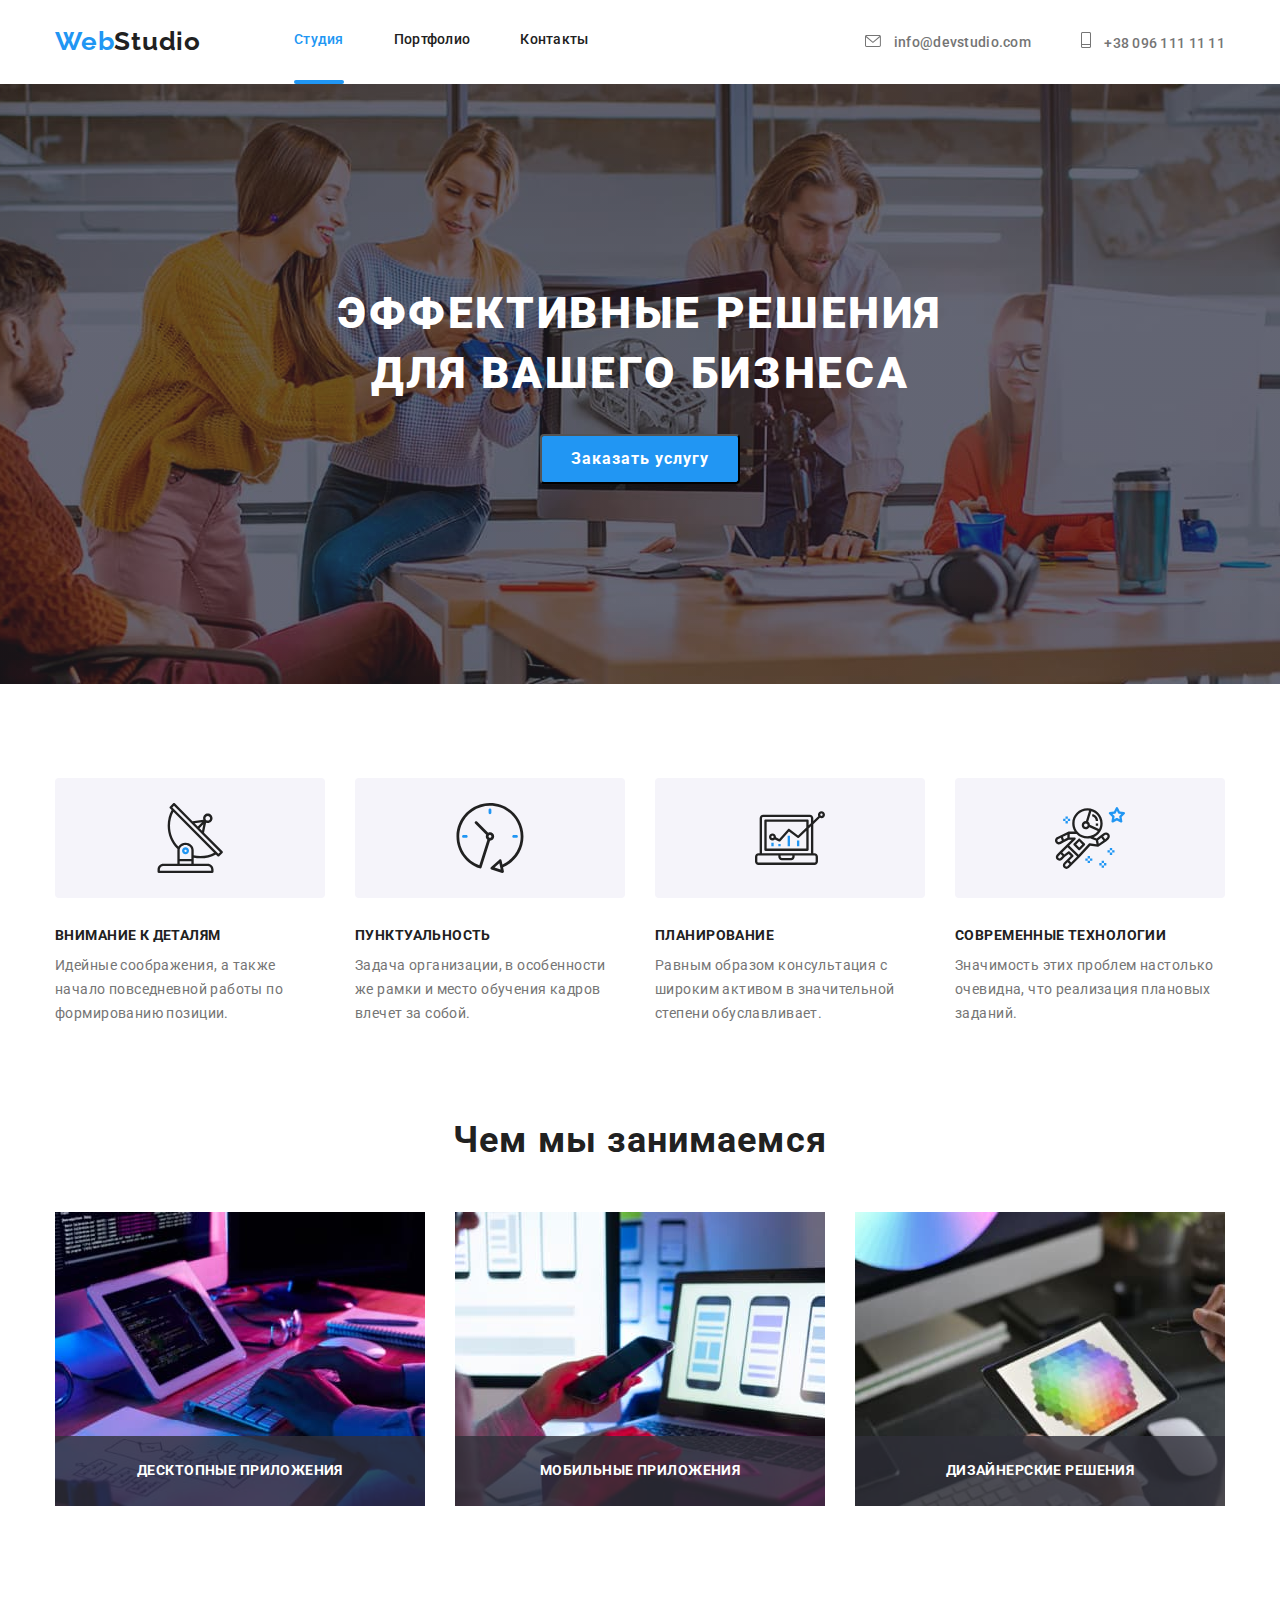
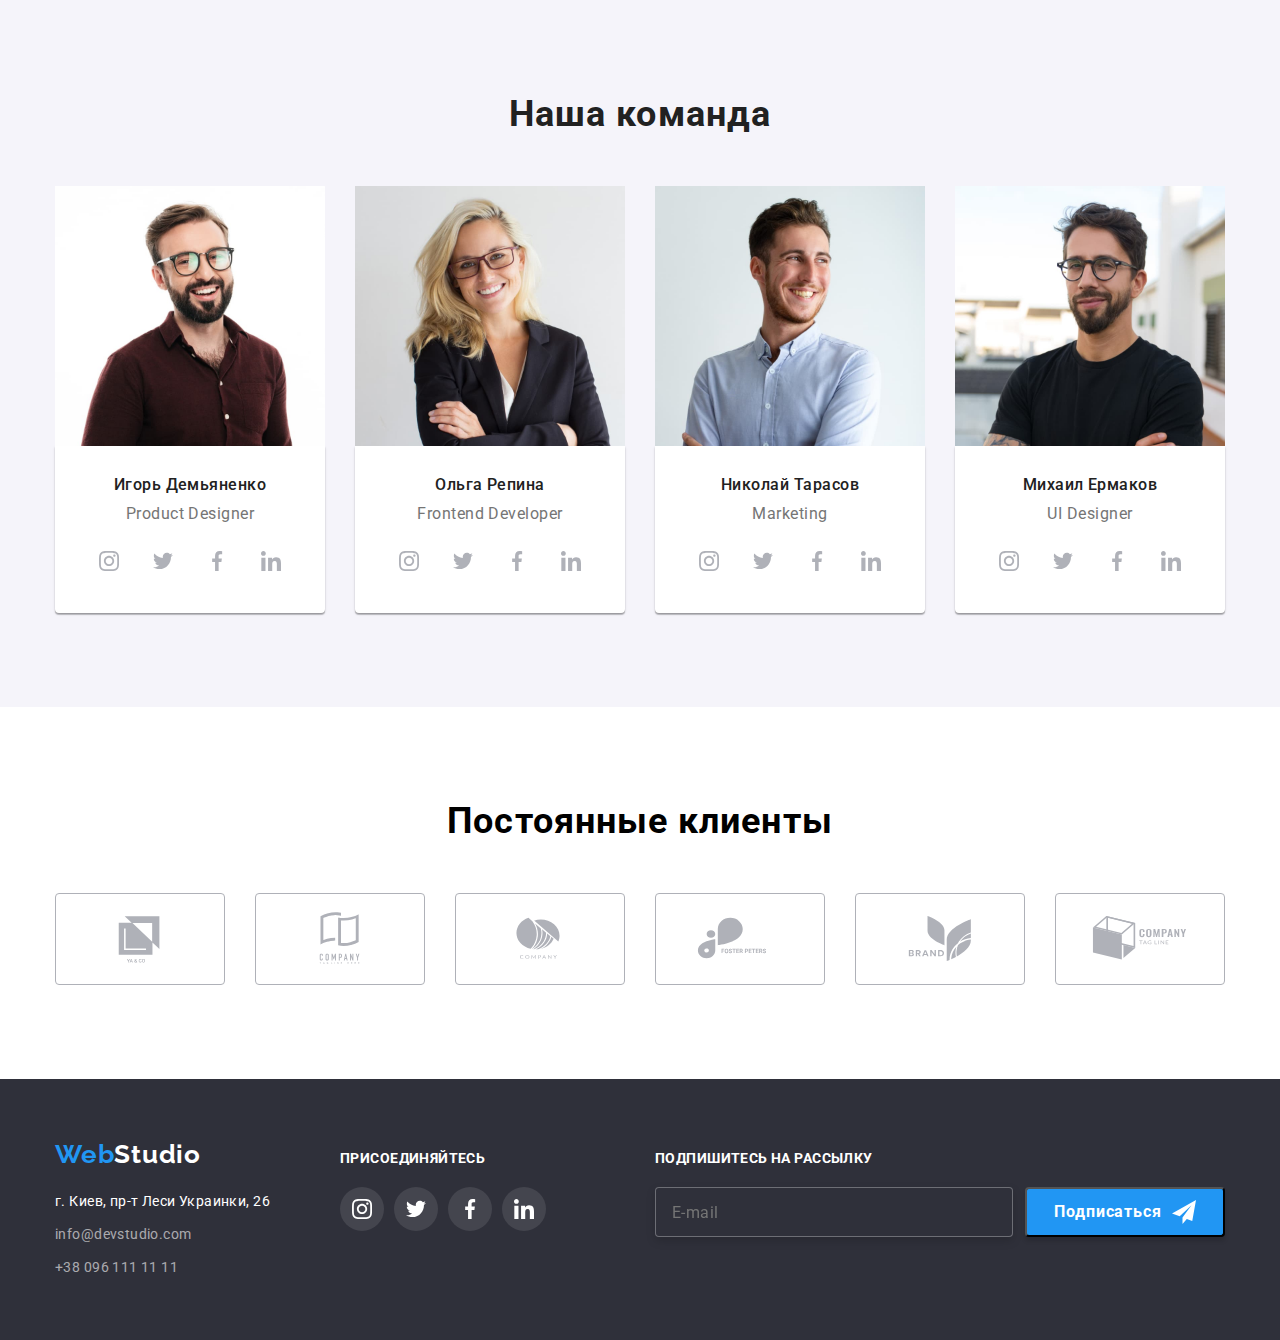
<file: index.html>
<!DOCTYPE html>
<html lang="ru">

<head>
    <meta charset="UTF-8">
    <meta http-equiv="X-UA-Compatible" content="IE=edge">
    <meta name="viewport" content="width=device-width, initial-scale=1.0">
    <title>Студия</title>
    <link rel="preconnect" href="https://fonts.googleapis.com">
    <link rel="preconnect" href="https://fonts.gstatic.com" crossorigin>
    <link href="https://fonts.googleapis.com/css2?family=Raleway:wght@700&family=Roboto:wght@400;500;700;900&display=swap"
        rel="stylesheet">
    <link rel="stylesheet" href="./css/modern-normalize.css">
    <link rel="stylesheet" href="./css/styles.css" />
  </head>

<body>
    <header class="header">
        <div class="container header-container">
        <a class ="link link-logo" href=""><span class="logo-title">Web</span><span class="logo-item">Studio</span> </a>
        <nav>
            <ul class="header-nav">
                <li class="list list-header"><a class ="link header-links" href="">Студия</a></li>
                <li class="list list-header"><a class ="link header-link" href="./portfolio.html">Портфолио</a></li>
                <li class="list list-header"><a class ="link header-link" href="">Контакты</a> </li>
            </ul>
        </nav>        
        <ul class="header-tel">            
            <li class="list list-header-mail ">                
                <a class ="link link-connection" href="mailto:info@devstudio.com">
                <svg class="mail-svg" width="16" height="12">
                        <use href="./images/icons.svg#icon-envelope">
                    
                        </use>
                    </svg>
                info@devstudio.com                    
                </a>
            </li>           
           
            <li class="list list-header-tel">                
                <a class ="link link-connection" href="tel:+380961111111">
                    <svg class="tel-svg" width="10" height="16">
                        <use href="./images/icons.svg#icon-Vector">
                    
                        </use>
                    </svg>
                    +38 096 111 11 11                    
                </a> 
            </li>
        
        </ul>        
                </div>
    </header>
    <main>
        <section class="hero section overlay" >
            <div class="container">
                
            <h1 class="hero-title">
                Эффективные решения для вашего бизнеса
            </h1>
            <button data-modal-open class="hero-btn" type="button">Заказать услугу</button> 

            </div>
        </section>
        <section class="title section">
            <div class="container">
            <h2 class="visually-hidden"></h2>
            <ul class="list-items">
                <div class="box">
                    <div class="box-item">
                    <div class="list-border">
                        <svg class="box-icon" width="70" height="70">
                            <use href="./images/icons.svg#icon-Group"></use>
                        </svg>
                    </div>
                        <li class="list list-item">
                            <h3 class="about-title">
                                Внимание к деталям
                            </h3>
                            <p class="title-text">
                                Идейные соображения, а также начало повседневной работы по формированию позиции.
                            </p>
                        </li>                    
                    </div>
                    <div class="box-item">
                    <div class="list-border">
                        <svg class="" width="70" height="70">
                            <use href="./images/icons.svg#icon-clock1"></use>
                        </svg>
                    </div>
                        <li class="list list-item">
                            <h3 class="about-title">
                                Пунктуальность
                            </h3>
                            <p class="title-text">
                                Задача организации, в особенности же рамки и место обучения кадров влечет за собой.
                            </p>
                        </li>                    
                    </div>
                    <div class="box-item">
                    <div class="list-border">
                        <svg class="" width="70" height="70">
                            <use href="./images/icons.svg#icon-diagram1"></use>
                        </svg>
                    </div>
                        <li class="list list-item">
                            <h3 class="about-title">
                                Планирование
                            </h3>
                            <p class="title-text">
                                Равным образом консультация с широким активом в значительной степени обуславливает.
                            </p>
                        </li>
                    </div>
                    <div class="box-item">
                    <div class="list-border">
                        <svg class="" width="70" height="70">
                            <use href="./images/icons.svg#icon-astronaut-1"></use>
                        </svg>
                    </div>
                    
                        <li class="list list-item">
                            <h3 class="about-title">
                                Современные технологии
                            </h3>
                            <p class="title-text">
                                Значимость этих проблем настолько очевидна, что реализация плановых заданий.
                            </p>
                        </li>                
                               
                </div>
               
                
               
                
                
            
            </ul>
            </div>
            </div>
        </section>
        <!--Чем мы занимаемся-->
        <section class="work section">
            <div class="container">
            <h2 class="work-title">Чем мы занимаемся</h2>
            <ul class="work-list">
                <li class="list work-list-item">
                    <img src="./images/img.jpg" alt="написание кода" width="370">
                    <div class="work-list-box">
                        <h3 class="work-box-title">Десктопные приложения</h3>
                    </div>
                </li>
                <li class="list work-list-item">
                    <img src="./images/img1.jpg" alt="создание приложений" width="370">
                    <div class="work-list-box">
                        <h3 class="work-box-title">Мобильные приложения</h3>
                    </div>
                </li>
                <li class="list work-list-item">
                    <img src="./images/img2.jpg" alt="оформление" width="370">
                    <div class="work-list-box">
                        <h3 class="work-box-title">Дизайнерские решения</h3>
                    </div>
                </li>
            </ul>
            </div>
        </section>

        <!--Наша команда-->

        <section class="team section">
            <div class="container">
            <h2 class="team-title">Наша команда</h2>
            <ul class="title-list">
                <li class="list list-masters">
                    <img src="./images/img3.jpg" alt="дизайнер продуктов" width="270">
                    <div class="master-card">
                    <h3 class="name-title">Игорь Демьяненко</h3>
                    <p class="masters-item">Product Designer</p>
                    <ul class="masters-social-list list">
                        <li class="masters-social-item">
                            <a href="" class="masters-social-link">
                            <svg class="svg-link" width="20" height="20">
                                <use href="./images/icons.svg#icon-instagram">
                    
                                </use>
                            </svg>
                            </a>
                        </li>
                        <li class="masters-social-item ">
                            <a href="" class="link masters-social-link">
                            <svg class="svg-link" width="20" height="20">
                                <use href="./images/icons.svg#icon-twitter1">
                    
                                </use>
                            </svg>
                    </a>
                        </li>
                        <li class="masters-social-item">
                            <a href="" class="link masters-social-link">
                            <svg class="svg-link" width="20" height="20">
                                <use href="./images/icons.svg#icon-facebook1">
                    
                                </use>
                            </svg>
                            </a>
                        </li>
                        <li class="masters-social-item">
                            <a href="" class="link masters-social-link">
                            <svg class="svg-link" width="20" height="20">
                                <use href="./images/icons.svg#icon-linkedin1">
                    
                                </use>
                            </svg>
                            </a>
                        </li>
                    </ul>
                    </div>
                </li>
                <li class="list list-masters">
                    <img src="./images/img4.jpg" alt="фронтенд разработчик" width="270">
                    <div class="master-card">
                    <h3 class="name-title">Ольга Репина</h3>
                    <p class="masters-item">Frontend Developer</p>
                    <ul class="masters-social-list list">
                        <li class="masters-social-item">
                            <a href="" class="link masters-social-link">
                            <svg class="svg-link" width="20" height="20">
                                <use href="./images/icons.svg#icon-instagram">                 
                                </use>
                            </svg>
                            </a>
                        </li>
                        <li class="masters-social-item ">
                            <a href="" class="link masters-social-link">
                            <svg class="svg-link" width="20" height="20">
                                <use href="./images/icons.svg#icon-twitter1">
                    
                                </use>
                            </svg>
                    </a>
                        </li>
                        <li class="masters-social-item">
                            <a href="" class="link masters-social-link">
                            <svg class="svg-link" width="20" height="20">
                                <use href="./images/icons.svg#icon-facebook1">
                    
                                </use>
                            </svg>
                            </a>
                        </li>
                        <li class="masters-social-item">
                            <a href="" class="link masters-social-link">
                            <svg class="svg-link" width="20" height="20">
                                <use href="./images/icons.svg#icon-linkedin1">
                    
                                </use>
                            </svg>
                            </a>
                        </li>
                    </ul>
                    </div>
                </li> 
                <li class="list list-masters">
                    <img src="./images/img5.jpg" alt="маркетинг" width="270">
                    <div class="master-card">
                    <h3 class="name-title">Николай Тарасов</h3>
                    <p class="masters-item">Marketing</p>
                    <ul class="masters-social-list list">
                        <li class="masters-social-item">
                            <a href="" class="link masters-social-link">
                            <svg class="svg-link" width="20" height="20">
                                <use href="./images/icons.svg#icon-instagram">
                    
                                </use>
                            </svg>
                            </a>
                        </li>
                        <li class="masters-social-item ">
                            <a href="" class="link masters-social-link">
                            <svg class="svg-link" width="20" height="20">
                                <use href="./images/icons.svg#icon-twitter1">
                    
                                </use>
                            </svg>
                    </a>
                        </li>
                        <li class="masters-social-item">
                            <a href="" class="link masters-social-link">
                            <svg class="svg-link" width="20" height="20">
                                <use href="./images/icons.svg#icon-facebook1">
                    
                                </use>
                            </svg>
                            </a>
                        </li>
                        <li class="masters-social-item">
                            <a href="" class="link masters-social-link">
                            <svg class="svg-link" width="20" height="20">
                                <use href="./images/icons.svg#icon-linkedin1">
                    
                                </use>
                            </svg>
                            </a>
                        </li>
                    </ul>
                    </div>
                </li>                
                <li class="list list-masters">
                    <img src="./images/img6.jpg" alt="дизайнер" width="270">
                    <div class="master-card">
                    <h3 class="name-title">Михаил Ермаков</h3>
                    <p class="masters-item">UI Designer</p>
                    <ul class="masters-social-list list">
                        <li class="masters-social-item">
                            <a href="" class="link masters-social-link">
                            <svg class="svg-link" width="20" height="20">
                                <use href="./images/icons.svg#icon-instagram">
                    
                                </use>
                            </svg>
                            </a>
                        </li>
                        <li class="masters-social-item ">
                            <a href="" class="link masters-social-link">
                            <svg class="svg-link" width="20" height="20">
                                <use href="./images/icons.svg#icon-twitter1">
                    
                                </use>
                            </svg>
                    </a>
                        </li>
                        <li class="masters-social-item">
                            <a href="" class="link masters-social-link">
                            <svg class="svg-link" width="20" height="20">
                                <use href="./images/icons.svg#icon-facebook1">
                    
                                </use>
                            </svg>
                            </a>
                        </li>
                        <li class="masters-social-item">
                            <a href="" class="link masters-social-link">
                            <svg class="svg-link" width="20" height="20">
                                <use href="./images/icons.svg#icon-linkedin1">
                    
                                </use>
                            </svg>
                            </a>
                        </li>
                    </ul>
                    </div>
                    </div>
                </li>
            </ul>
            </div>
        </section>
        <section class=" section section-client">            
            <h2 class="client">Постоянные клиенты</h2>
            <ul class="client-border client-items list">
               
                <li class="client-icons">
                    <a href="" class="client-link">
                    <svg class="partners-logo" width=106 height=60>
                        <use href="./images/icons.svg#icon-Logo">
                        
                        </use>
                     </svg>
                    </a>
                </li>                
                
                <li class="client-icons">
                        <a href="" class="client-link">
                        <svg class="partners-logo" width=106 height=60>
                            <use href="./images/icons.svg#icon-Logo1">
                            
                            </use>
                        </svg>
                        </a>
                    </li>                
                
                    <li class="client-icons">
                        <a href="" class="client-link">
                        <svg class="partners-logo" width=106 height=60> 
                            <use href="./images/icons.svg#icon-Logo2">
                            
                            </use>
                        </svg>
                        </a>
                    </li>               
                
                    <li class="client-icons">
                        <a href="" class="client-link">
                        <svg class="partners-logo" width=106 height=60>
                        <use href="./images/icons.svg#icon-Logo3">
                        
                        </use>
                        </svg>
                        </a>
                    </li>                
                
                    <li class="client-icons">
                        <a href="" class="client-link">
                        <svg class="partners-logo" width=106 height=60> 
                            <use href="./images/icons.svg#icon-Logo4">
                            
                            </use>
                        </svg>
                        </a>
                    </li>               
                
                    <li class="client-icons">
                        <a href="" class="client-link">
                        <svg class="partners-logo" width=106 height=60> 
                            <use href="./images/icons.svg#icon-Logo5">
                            
                            </use>
                        </svg>
                        </a>
                    </li>                
            </ul>
        </section>

    </main>
    <footer class="footer">        
        <div class="container footer-container">       
           <div class="footer-boxs">
         <a class ="link footer-logo" href=""><span class="logo-title">Web</span><span class="logo-it">Studio</span> </a>
      
        <address>            
            <ul class="address">
                <li class="list footer-address">
                    <a class ="link footer-address" href="https://goo.gl/maps/CnuF6SRfgWgfMDeP9" target="_blank" rel="noopener noreferrer">г. Киев,
                        пр-т Леси Украинки, 26</a>
                </li>
                <li class="list footer-mail">
                    <a class ="link footer-mail" href="mailto:info@devstudio.com">info@devstudio.com</a>
                </li>
                <li class="list footer-tel">
                    <a class ="link footer-tel" href="tel:+380961111111">+38 096 111 11 11</a>
                </li>

            </ul>
        </address>      
    </div>
        
        <div class="footer-box">
            <h2 class="footer-title">присоединяйтесь</h2>

            <ul class="footer-list list">
                <li class="footer-social-item">
                    <a href="" class="link footer-social-link">
                        <svg class="footer-ikon" width="20" height="20">
                            <use href="./images/icons.svg#icon-instagram">
                
                            </use>
                        </svg>
                    </a>
                </li>
                <li class="footer-social-item">
                    <a href="" class="link footer-social-link">
                        <svg class="footer-ikon" width="20" height="20">
                            <use href="./images/icons.svg#icon-twitter1">
                
                            </use>
                        </svg>
                    </a>
                </li>
                <li class="footer-social-item">
                    <a href="" class="link footer-social-link">
                        <svg class="footer-ikon" width="20" height="20">
                            <use href="./images/icons.svg#icon-facebook1">
                
                            </use>
                        </svg>
                    </a>
                </li>
                <li class="footer-social-item">
                    <a href="" class="link footer-social-link">
                        <svg class="footer-ikon" width="20" height="20">
                            <use href="./images/icons.svg#icon-linkedin1">
                
                            </use>
                        </svg>
                    </a>
                </li>
            </ul>
        </div>
        <div class="subscription">
            <p class="subscription-title">Подпишитесь на рассылку</h2>            
            <form class="footer-form">
                <label for="mail"></label>
                <input class="footer-form-mail" type="email" name="mail" id="mail" placeholder="E-mail">
                <button class="footer-form-btn" type="submit">Подписаться
                    <svg class="form-btn-icon"  width="24" height="24">
                        <use href="./images/icons.svg#icon-icon-send-1"></use>
                    </svg>
                </button>                
            </form>
            </div>       
        
</div>

    </footer>
    <div class="backdrop is-hidden"data-modal>
        <div class="modal">
            <p class="modal-title">Оставьте свои данные, мы вам перезвоним</p>
            <form class="modal-form">
                <div class="form-field">
                <label class="form-label" for="name">Имя</label>        
           <div class="input-wrapp">
                    <input class="form-input" type="text" name="name" id="name">
                    <svg class="modal-input-ikon" width="18" height="18">
                        <use href="./images/icons.svg#icon-person-black-18"></use>
                    </svg>
                    </div>
              </div>      
                
               <div class="form-field">
                   <label class="form-label" for="telefon">Телефон</label>
                <div class="input-wrapp">
            <input class="form-input" type="tel" name="telefon" id="telefon">
            <svg class="modal-input-ikon" width="18" height="18">
                <use href="./images/icons.svg#icon-phone-black-18"></use>
            </svg>
            </div>
        </div>
          <div class="form-field">
                <label class="form-label" for="mail">Почта</label>
                <div class="input-wrapp">
                <input class="form-input" type="email" name="mail" id="mail">
                <svg class="modal-input-ikon" width="18" height="18">
                    <use href="./images/icons.svg#icon-email-black-18"></use>
                </svg>
                </div>
          </div>
          
          <div class="form-area">
                <label class="form-label" for="comment">Комментарий</label>
                <textarea class="area" name="comment" id="comment" rows="8" placeholder="Введите текст"></textarea>  
                </div>
                
          <div class="checkbox">
                <input class="checkbox-input visually-hidden" type="checkbox" name="" value="agreement" id="agreement">
                <label class="checkbox-label" for="agreement"> 
                    <span class="check-item">
                        <svg class="input-check" width="16" height="15">
                            <use href="./images/icons.svg#icon-Check"></use>
                        </svg>
                </span>
                <span>
                Соглашаюсь с рассылкой и принимаю <a href="" class="checkbox-item">Условия договора</a></label>
                </span>
                </div>
                
                <button type="submit" class="btn-modal">Отправить</button>
            </form>
            
            <button data-modal-close class="button-close">
                <svg class="btn-svg-close" width="18" height="18">
                    <use href="./images/icons.svg#icon-close-black"></use>
                </svg>
            </button>
        </div>
    </div>
    <script src="./js/modal.js"></script>
</body>

</html>
</file>
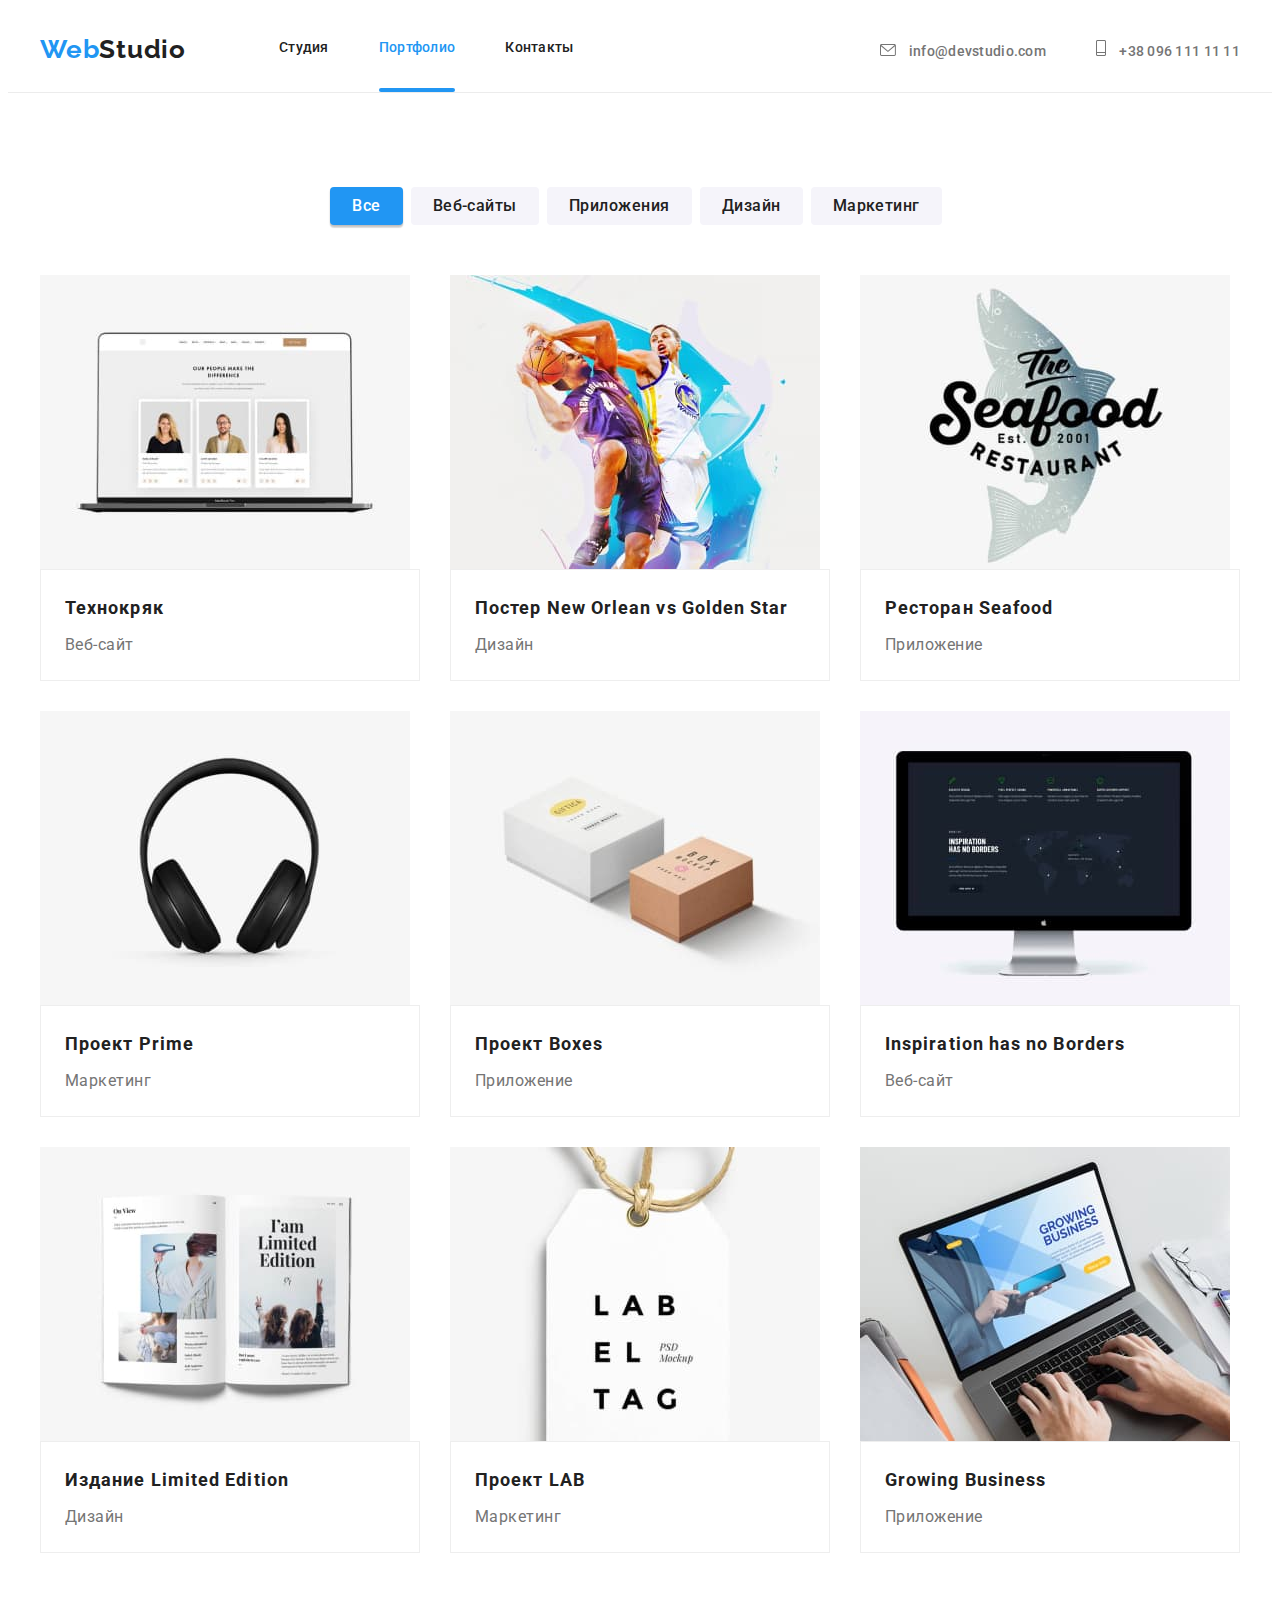
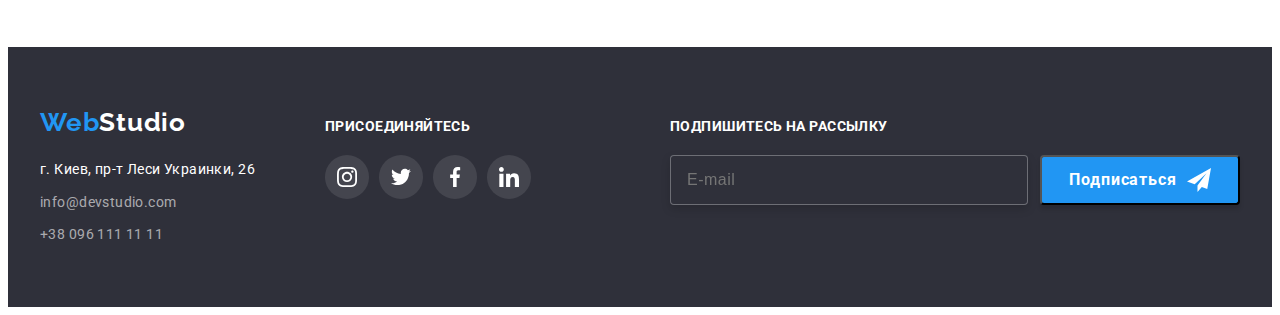
<file: portfolio.html>
<!DOCTYPE html>
    <html lang="ru">
    
    <head>
        <meta charset="UTF-8">
        <meta http-equiv="X-UA-Compatible" content="IE=edge">
        <meta name="viewport" content="width=device-width, initial-scale=1.0">
        <title>Портфолио</title>
        <link rel="preconnect" href="https://fonts.googleapis.com">
        <link rel="preconnect" href="https://fonts.gstatic.com" crossorigin>
        <link
            href="https://fonts.googleapis.com/css2?family=Raleway:wght@700&family=Roboto:wght@400;500;700;900&display=swap"
            rel="stylesheet">
        <link rel="stylesheet" href="https://cdnjs.cloudflare.com/ajax/libs/modern-normalize/1.1.0/modern-normalize.min.css"
                integrity="sha512-wpPYUAdjBVSE4KJnH1VR1HeZfpl1ub8YT/NKx4PuQ5NmX2tKuGu6U/JRp5y+Y8XG2tV+wKQpNHVUX03MfMFn9Q=="
                crossorigin="anonymous" referrerpolicy="no-referrer" />
        <link rel="stylesheet" href="./css/styles.css" />
    </head>
    
    <body>
        <header class="header header-border">
            <div class="container header-container">
            <a class="link link-logo" href=""><span class="logo-title">Web</span><span class="logo-item">Studio</span> </a>
            <nav>
                <ul class="header-nav">
                    <li class="list list-header"><a class="link header-link" href="./index.html">Студия</a></li>
                    <li class="list list-header"><a class="link header-links" href="">Портфолио</a></li>
                    <li class="list list-header"><a class="link header-link" href="">Контакты</a> </li>
                </ul>
            </nav>
        <ul class="header-tel">
            <li class="list list-header-mail ">
                <a class="link link-connection" href="mailto:info@devstudio.com">
                    <svg class="mail-svg" width="16" height="12">
                        <use href="./images/icons.svg#icon-envelope">
        
                        </use>
                    </svg>
                    info@devstudio.com
                </a>
            </li>
        
            <li class="list list-header-tel">
                <a class="link link-connection" href="tel:+380961111111">
                    <svg class="tel-svg" width="10" height="16">
                        <use href="./images/icons.svg#icon-Vector">
        
                        </use>
                    </svg>
                    +38 096 111 11 11
                </a>
            </li>
        
        </ul>
            </div>
        </header>
        <main>
            <section class="main section">
                <div class="container">
                <ul class="main-link">
                    <li class="main-button">
                       <button class="mains-btn" type="button">Все</button>
                    </li>
                    <li class="main-button">
                        <button class="main-btn" type="button">Веб-сайты</button>
                    </li>
                    <li class="main-button">
                        <button class="main-btn" type="button">Приложения</button>
                    </li>
                    <li class="main-button">
                        <button class="main-btn" type="button">Дизайн</button>
                    </li>
                    <li class="main-button">
                        <button class="main-btn" type="button">Маркетинг</button>
                    </li>
                </ul>
                <ul class="main-list">
                    <li class="main-card">                            
                       <div class="overlay-card">
                        <img src="./pictures/pictures.jpg" alt="Веб-сайт" width="370">
                        <div class="overlay-content">
                            <p class="card-box-item">Технокряк это современная площадка распространения коронавируса. Компании используют эту
                                платформу для цифрового
                                шпионажа и атак на защищённые сервера конкурентов.</p>
                        </div>                        
                        </div>
                        <div class="card-item">
                        <h3 class="main-item">Технокряк</h3>
                        <p class="main-title">Веб-сайт</p>        
                                                              
                    </div>
               
                    <li class="main-card">
                        <div class="overlay-card">
                        <img src="./pictures/pictures1.jpg" alt="Дизайн" width="370">
                        <div class="overlay-content">
                            <p class="card-box-item">Технокряк это современная площадка распространения коронавируса. Компании используют эту
                                платформу для цифрового
                                шпионажа и атак на защищённые сервера конкурентов.</p>
                        </div>
                        </div>
                        <div class="card-item">
                        <h3 class="main-item">Постер New Orlean vs Golden Star</h3>
                        <p class="main-title">Дизайн</p>
                    </div>
                    
                    </li>                    
                    <li class="main-card">
                        <div class="overlay-card">
                        <img src="./pictures/pictures2.jpg" alt="Приложение" width="370" >
                        <div class="overlay-content">
                            <p class="card-box-item">Технокряк это современная площадка распространения коронавируса. Компании используют эту
                                платформу для цифрового
                                шпионажа и атак на защищённые сервера конкурентов.</p>
                        </div>
                        </div>
                        <div class="card-item">
                        <h3 class="main-item">Ресторан Seafood</h3>
                        <p class="main-title">Приложение</p>
                        </div>
                        
                    </li>
                    <li class="main-card">
                        <div class="overlay-card">
                        <img src="./pictures/pictures3.jpg" alt="Маркетинг" width="370">
                        <div class="overlay-content">
                            <p class="card-box-item">Технокряк это современная площадка распространения коронавируса. Компании используют эту
                                платформу для цифрового
                                шпионажа и атак на защищённые сервера конкурентов.</p>
                        </div>
                        </div>
                        <div class="card-item">
                        <h3 class="main-item">Проект Prime</h3>
                        <p class="main-title">Маркетинг</p>
                        </div>
                        
                    </li>
                    <li class="main-card">
                        <div class="overlay-card">
                        <img src="./pictures/pictures4.jpg" alt="Приложение" width="370">
                        <div class="overlay-content">
                            <p class="card-box-item">Технокряк это современная площадка распространения коронавируса. Компании используют эту
                                платформу для цифрового
                                шпионажа и атак на защищённые сервера конкурентов.</p>
                        </div>
                        </div>
                        <div class="card-item">
                        <h3 class="main-item">Проект Boxes</h3>
                        <p class="main-title">Приложение</p>
                        </div>
                    </li>
                    <li class="main-card">
                        <div class="overlay-card">
                        <img src="./pictures/pictures5.jpg" alt="Веб-сайт" width="370">
                        <div class="overlay-content">
                            <p class="card-box-item">Технокряк это современная площадка распространения коронавируса. Компании используют эту
                                платформу для цифрового
                                шпионажа и атак на защищённые сервера конкурентов.</p>
                        </div>
                        </div>
                        <div class="card-item">
                        <h3 class="main-item">Inspiration has no Borders</h3>
                        <p class="main-title">Веб-сайт</p>
                        </div>
                    </li>
                    <li class="main-card">
                        <div class="overlay-card">
                        <img src="./pictures/pictures6.jpg" alt="Дизайн" width="370">
                        <div class="overlay-content">
                            <p class="card-box-item">Технокряк это современная площадка распространения коронавируса. Компании используют эту
                                платформу для цифрового
                                шпионажа и атак на защищённые сервера конкурентов.</p>
                        </div>
                        </div>
                        <div class="card-item">
                        <h3 class="main-item">Издание Limited Edition</h3>
                        <p class="main-title">Дизайн</p>
                        </div>
                    </li>
                    <li class="main-card">
                        <div class="overlay-card">
                        <img src="./pictures/pictures7.jpg" alt="Маркетинг" width="370">
                        <div class="overlay-content">
                            <p class="card-box-item">Технокряк это современная площадка распространения коронавируса. Компании используют эту
                                платформу для цифрового
                                шпионажа и атак на защищённые сервера конкурентов.</p>
                        </div>
                        </div>
                        <div class="card-item">
                        <h3 class="main-item">Проект LAB</h3>
                        <p class="main-title">Маркетинг</p>
                        </div>
                    </li>
                    <li class="main-card">
                        <div class="overlay-card">
                        <img src="./pictures/pictures8.jpg" alt="Приложение" width="370">
                        <div class="overlay-content">
                            <p class="card-box-item">Технокряк это современная площадка распространения коронавируса. Компании используют эту
                                платформу для цифрового
                                шпионажа и атак на защищённые сервера конкурентов.</p>
                        </div>
                        </div>
                        <div class="card-item">
                        <h3 class="main-item">Growing Business</h3>
                        <p class="main-title">Приложение</p>
                        </div>
                    </li>
                </ul>
                </div>
            </section>

        </main>
        <footer class="footer">
            <div class="container footer-container">
                <div class="footer-boxs">
                    <a class="link footer-logo" href=""><span class="logo-title">Web</span><span class="logo-it">Studio</span>
                    </a>
        
                    <address>
                        <ul class="address">
                            <li class="list footer-address">
                                <a class="link footer-address" href="https://goo.gl/maps/CnuF6SRfgWgfMDeP9" target="_blank"
                                    rel="noopener noreferrer">г. Киев,
                                    пр-т Леси Украинки, 26</a>
                            </li>
                            <li class="list footer-mail">
                                <a class="link footer-mail" href="mailto:info@devstudio.com">info@devstudio.com</a>
                            </li>
                            <li class="list footer-tel">
                                <a class="link footer-tel" href="tel:+380961111111">+38 096 111 11 11</a>
                            </li>
        
                        </ul>
                    </address>
                </div>
        
                <div class="footer-box">
                    <h2 class="footer-title">присоединяйтесь</h2>
        
                    <ul class="footer-list list">
                        <li class="footer-social-item">
                            <a href="" class="link footer-social-link">
                                <svg class="footer-ikon" width="20" height="20">
                                    <use href="./images/icons.svg#icon-instagram">
        
                                    </use>
                                </svg>
                            </a>
                        </li>
                        <li class="footer-social-item">
                            <a href="" class="link footer-social-link">
                                <svg class="footer-ikon" width="20" height="20">
                                    <use href="./images/icons.svg#icon-twitter1">
        
                                    </use>
                                </svg>
                            </a>
                        </li>
                        <li class="footer-social-item">
                            <a href="" class="link footer-social-link">
                                <svg class="footer-ikon" width="20" height="20">
                                    <use href="./images/icons.svg#icon-facebook1">
        
                                    </use>
                                </svg>
                            </a>
                        </li>
                        <li class="footer-social-item">
                            <a href="" class="link footer-social-link">
                                <svg class="footer-ikon" width="20" height="20">
                                    <use href="./images/icons.svg#icon-linkedin1">
        
                                    </use>
                                </svg>
                            </a>
                        </li>
                    </ul>
                </div>
                <div class="subscription">
                    <h2 class="subscription-title">Подпишитесь на рассылку</h2>
                    <form class="footer-form">
                        <label for="mail"></label>
                        <input class="footer-form-mail" type="email" name="mail" id="mail" placeholder="E-mail">
                        <button class="footer-form-btn" type="submit">Подписаться
                            <svg class="form-btn-icon" width="24" height="24">
                                <use href="./images/icons.svg#icon-icon-send-1"></use>
                            </svg>
                        </button>
                    </form>
                </div>
        
            </div>
        
        </footer>
        </body>
        
        </html>
</file>
<file: css/styles.css>
:root {
  --background-origin: #ffffff;
  --basik-color: #2f303a;
  --first-text-color: #212121;
  --second-text-color: #757575;
  --accent-color: #2196f3;
  --first-title-color: #ffffff;
  --footer-text-color: rgba(255, 255, 255, 0.6);
  --btn-hover-color: #188ce8;
  --btn-second-color: #f5f4fa;
  --background-item-color: #ffffff;
  --background-items-color: #ffffff;
  --animation:  transition: 250ms cubic-bezier(0.4, 0, 0.2, 1); 
}
body {
  font-family: 'Roboto', sans-serif;
}
p,
h1,
h2,
h3,
h4,
h5,
h6 {
  margin: 0;
}
ul {
  margin: 0;
  padding: 0;
}
button {
  cursor: pointer;
}

img {
  display: block;
}
.visually-hidden {
  position: absolute;
  width: 1px;
  height: 1px;
  margin: -1px;
  border: 0;
  padding: 0;
  
  white-space: nowrap;
  clip-path: inset(100%);
  clip: rect(0 0 0 0);
  overflow: hidden;
}
.container {
  width: 1200px;
  padding-left: 15px;
  padding-right: 15px;
  margin: 0 auto;
  /* outline: 2px solid red; */
}
.section {
padding-top: 94px;
padding-bottom: 94px;
}
.list {
  list-style: none;
}

.link {
  text-decoration: none;
}
.header {
  color: var(--background-origin);
  
}
.header-links {
  position: relative;
  font-weight: 500;
  font-size: 14px;
  line-height: 1.14;
  letter-spacing: 0.02em;
  color: var(--accent-color);
  display: flex; 
  padding-top: 32px;
  padding-bottom: 32px;
  
  
 }
 .header-links::after {
    content: '';    
    position: absolute;
    display: flex;
    width: 100%;
    height: 4px;
    background-color: #2196F3;
    border-radius: 2px;
    left: 0px;
    bottom: -4px;
    opacity: 1;  
  }
  
  
 .header-container {display: flex;   
     }
 .header-border {
   border-bottom: 1px solid #ECECEC;
   
 }
 .header-nav{ 
   
   display: block;
   display: flex;   
   align-items: center;
   
  }
  .mail-svg {
    margin-right: 10px;
  }
  .tel-svg {
    margin-right: 10px;
  }
  .header-tel  {
    display: block;
    display: flex;       
    margin-left: auto;
    align-items: center;
  }
  .link-connection {
    font-weight: 500;
    font-size: 14px;
    line-height: 1.14;
    letter-spacing: 0.02em;
    color: var(--second-text-color);
  }
  .mail-svg {
    fill: currentColor;
  }
  .tel-svg {
    fill: currentColor;
  }
  .link-connection:hover,
  .link-connection:focus {
    color: var(--accent-color);
  }
.header-link:hover,
  .header-link:focus {
    color: var(--accent-color);
  }
  
.header-links:hover,
.header-links:focus {
  color: var(--accent-color);
}
}
.header-link {
  font-weight: 500;
  font-size: 14px;
  line-height: 1.14;
  letter-spacing: 0.02em;
  color: var(--first-text-color);
 
  
}
.header-link {    
    font-weight: 500;
    font-size: 14px;
    line-height: 1.14;
    letter-spacing: 0.02em;
    color: var(--first-text-color);
   display: flex;
  align-items: center; 
  padding-top: 32px;
  padding-bottom: 32px;
  }
  
.list-header:not(:last-child) {
  margin-right: 50px;   
 
 }
 /* .list-header {
  padding-top: 32px;
  padding-bottom: 32px;
 } */
 .link {
    transition: 250ms cubic-bezier(0.4, 0, 0.2, 1);
 }
  
  .hero-btn {
    background: #2196f3;
    box-shadow: 0px 4px 4px rgba(0, 0, 0, 0.15);
    font-family: Roboto;
    font-style: normal;
    font-weight: bold;
    font-size: 16px;
    line-height: 1.87;
    text-align: center;
    letter-spacing: 0.06em;
    color: var(--first-title-color);
    cursor: pointer;
    box-shadow: 0px 4px 4px rgba(0, 0, 0, 0.15);
    border-radius: 4px;
    width: 200px;
    height: 50px;
    transition: 250ms cubic-bezier(0.4, 0, 0.2, 1);
    

  }
  .hero-btn:hover,
  .hero-btn:focus {
    background-color: #188ce8;
  }
  
  
  
  .list-header-mail{
    margin-right: 50px;
    padding-top: 32px;
    padding-bottom: 32px;
  }
  
  .list-header-tel {
    padding-top: 32px;
    padding-bottom: 32px;

  }
  .link-logo{
    display: flex;
    align-items: center;
    padding-top: 24px;
    padding-bottom: 25px;
    margin-right: 93px ;
  }
  

  .logo-title {
    font-family: Raleway;
    font-style: normal;
    font-weight: bold;
    font-size: 26px;
    line-height: 1.19;
    letter-spacing: 0.03em;
    color: var(--accent-color);
  }
  .logo-item {
    font-family: Raleway;
    font-style: normal;
    font-weight: bold;
    font-size: 26px;
    line-height: 1.19;
    letter-spacing: 0.03em;
    color: var(--first-text-color);
  }
  .logo-it {
    font-family: Raleway;
    font-style: normal;
    font-weight: bold;
    font-size: 26px;
    line-height: 1.19;
    letter-spacing: 0.03em;
    color: white;
  }
  .hero {
    background-color: var(--basik-color);
    padding-top: 200px;
    padding-bottom: 200px;
  }
  .overlay {
    max-width: 1600px;
    height: 600px;
    margin-left: auto;
    margin-right: auto;
    background-image: 
    linear-gradient(rgba(47, 48, 58, 0.4), rgba(47, 48, 58, 0.4)),
    url('../images/overlay.jpg');
    background-position: center;
    background-repeat: no-repeat;
    background-size: cover;
  }

  .hero-title {
    font-weight: 900;
    font-size: 44px;
    line-height: 1.36;
    letter-spacing: 0.06em;
    color: var(--first-title-color);
    text-transform: uppercase;
    max-width: 696px;
    text-align: center;
    margin: auto;
    margin-bottom: 30px;
  }
  .box {
    display: flex;
       
  }  

  .box-item:not(:first-child){
  margin-left: 30px;
  }
 
  .list-border {       
    display: flex; 
    justify-content: center;
    align-items: center;
    width: 270px;
    height: 120px;    
    background: #F5F4FA; ;
    border-radius: 4px;
    margin-bottom: 30px;
  
  }

    .title {
    background-color: var(--background-item-color);
    padding-bottom: 0px;
  }
  .work {
    background-color: var(--background-item-color);
      }
    .work-list{
    display: flex;
  }
  .work-list-item:not(:last-child) {
    margin-right: 30px;
  }
  .team {
    background-color: var(--background-items-color);
  }
  .list-items{
    display: flex;
  }
  .list-item:not(:last-child)  {
    margin-right: 30px;
  }
  .work-list-item {
    position: relative;
  }
  .work-list-box {
    position: absolute;
    display: flex;
    justify-content: center;
    align-items: center;
    width: 370px;
    height: 70px;
    background-color: rgba(47, 48, 58, 0.8);
    left: 0;
    bottom: 0;
  }
  .work-box-title {    
    font-weight: bold;
    font-size: 14px;
    line-height: 1.14;  
    letter-spacing: 0.03em;
    text-transform: uppercase;
    color: #FFFFFF;

  }

  
  .about-title {
    font-weight: bold;
    font-size: 14px;
    line-height: 1.14;
    letter-spacing: 0.03em;
    color: var(--first-text-color);
    text-transform: uppercase;
    width: 270px;
  }
  .title-text {
    font-weight: normal;
    font-size: 14px;
    line-height: 1.71;
    letter-spacing: 0.03em;
    color: var(--second-text-color);
    width: 270px;
    margin-top: 10px;
  
  }
  .work-title {
    font-weight: bold;
    font-size: 36px;
    line-height: 1.16;
    text-align: center;
    letter-spacing: 0.03em;
    color: var(--first-text-color);
    margin-bottom: 50px;
  }
  .title-list {
    display: flex;
    flex-wrap: wrap;
    margin: -15px;
  }
  .list-masters{
    flex-basis: calc(100% / 4 - 30px);
    margin: 15px;
    
  }
  .list-masters:hover {
    box-shadow: 0px 1px 3px rgba(0, 0, 0, 0.12), 0px 1px 1px rgba(0, 0, 0, 0.14), 0px 2px 1px rgba(0, 0, 0, 0.2);
  }

  .team-title {
    font-weight: bold;
    font-size: 36px;
    line-height: 1.16;
    text-align: center;
    letter-spacing: 0.03em;
    color: var(--first-text-color);
    margin-bottom: 50px;
    
  }

  .name-title {
    font-weight: 500;
    font-size: 16px;
    line-height: 1.18;
    text-align: center;
    letter-spacing: 0.03em;
    color: var(--first-text-color);
    
     }
  .team {
    background-color: #F5F4FA;;
  }

  .masters-item {
    font-weight: normal;
    font-size: 16px;
    line-height: 1.18;
    text-align: center;
    letter-spacing: 0.03em;
    color: var(--second-text-color);
    margin-top: 10px;
    
      }
  .master-card {
    background: #FFFFFF;
    box-shadow: 0px 1px 3px rgba(0, 0, 0, 0.12), 0px 1px 1px rgba(0, 0, 0, 0.14), 0px 2px 1px rgba(0, 0, 0, 0.2);
    border-radius: 0px 0px 4px 4px;
    padding-bottom: 30px;
    padding-top: 30px; 
  }
  .footer {
    background-color: var(--basik-color);
    padding-top: 60px;
    padding-bottom: 60px;
    display: flex;
      }    

  .footer-logo {
    font-family: Raleway;
    font-style: normal;
    font-weight: bold;
    font-size: 26px;
    line-height: 1.19;
    letter-spacing: 0.03em;
    color: var(--accent-color);  
          }

  .footer-address {
    font-style: normal;
    font-weight: normal;
    font-size: 14px;
    line-height: 1.71;
    letter-spacing: 0.03em;
    color: var(--first-title-color);
    margin-top: 20px;
     transition: 250ms cubic-bezier(0.4, 0, 0.2, 1);
  }
  .footer-address:hover,
  .footer-address:focus {
    color: var(--first-title-color);
  }
  .footer-mail {
    font-style: normal;
    font-weight: normal;
    font-size: 14px;
    line-height: 1.71;
    letter-spacing: 0.03em;
    color: var(--footer-text-color);
    margin-top: 9px;
     transition: 250ms cubic-bezier(0.4, 0, 0.2, 1);
  }
  .footer-mail:hover,
  .footer-mail:focus {
    color: var(--first-title-color);
  }
  .footer-tel {
    font-style: normal;
    font-weight: normal;
    font-size: 14px;
    line-height: 1.71;
    letter-spacing: 0.03em;
    color: var(--footer-text-color);
    margin-top: 9px;
     transition: 250ms cubic-bezier(0.4, 0, 0.2, 1);
    
  }
  .footer-tel:hover,
  .footer-tel:focus {
    color: var(--first-title-color);
  }
  .hero {
    text-align: center;
  }
  /* --------------------------------------Портфолио -------------------------------*/
  .main-list {
    list-style: none;
    display: flex;
    flex-wrap: wrap;
    margin: -15px;
  }
  .main-card{
    flex-basis: calc(100% / 3 - 30px);
    margin: 15px;
    text-align: left;
     transition: 250ms cubic-bezier(0.4, 0, 0.2, 1);
  }
  .main-card:hover {
    box-shadow: 0px 1px 1px rgba(0, 0, 0, 0.12), 0px 4px 4px rgba(0, 0, 0, 0.06), 1px 4px 6px rgba(0, 0, 0, 0.16);
  }
  
  
    
  .main-link {
    list-style: none;
    margin-bottom: 50px;
  }
  .mains-btn {    
    background-color: var(--accent-color);
    color: var(--first-title-color);
    font-family: Roboto;
    font-style: normal;
    font-weight: 500;
    font-size: 16px;
    line-height: 1.62;
    text-align: center;
    letter-spacing: 0.03em;
    cursor: pointer;
    background: #2196F3;
    border-radius: 4px;    
    border: 0px;
    padding: 6px 22px;
    box-shadow: 0px 3px 1px rgba(0, 0, 0, 0.1), 0px 1px 2px rgba(0, 0, 0, 0.08), 0px 2px 2px rgba(0, 0, 0, 0.12);
     transition: 250ms cubic-bezier(0.4, 0, 0.2, 1);
  }
  
  .mains-btn:hover,   
  .mains-btn:focus {
    background-color: var(--btn-hover-color);
    color: #ffffff;
    box-shadow: 0px 3px 1px rgba(0, 0, 0, 0.1), 0px 1px 2px rgba(0, 0, 0, 0.08), 0px 2px 2px rgba(0, 0, 0, 0.12);
  }
  .main-btn {    
    background-color: var(--btn-second-color);
    color: var(--first-text-color);
    font-family: Roboto;
    font-style: normal;
    font-weight: 500;
    font-size: 16px;
    line-height: 1.62;
    text-align: center;
    letter-spacing: 0.03em;
    background: #F5F4FA;
    border-radius: 4px;
    cursor: pointer;
    border: 0px;
    padding: 6px 22px;
     transition: 250ms cubic-bezier(0.4, 0, 0.2, 1);
  }

  .main-btn:hover,
  .main-btn:focus {
    background-color: var(--accent-color);
    box-shadow: 0px 3px 1px rgba(0, 0, 0, 0.1), 0px 1px 2px rgba(0, 0, 0, 0.08), 0px 2px 2px rgba(0, 0, 0, 0.12);
    color: #ffffff;
  }
  

.main-item {
  font-weight: bold;
  font-size: 18px;
  line-height: 2;
  letter-spacing: 0.06em;
  color: var(--first-text-color);
      }
.master-card {
  background: #FFFFFF;
  box-shadow: 0px 1px 3px rgba(0, 0, 0, 0.12), 0px 1px 1px rgba(0, 0, 0, 0.14), 0px 2px 1px rgba(0, 0, 0, 0.2);
  border-radius: 0px 0px 4px 4px;
  }


.main-title {
  font-weight: normal;
  font-size: 16px;
  line-height: 1.87;
  letter-spacing: 0.03em;
  color: var(--second-text-color);  
  margin-top: 4px;
}
.card-item {   
   
    background: #FFFFFF;
    border: 1px solid #EEEEEE;
    box-sizing: border-box;
    padding-top: 20px;
    padding-right: 24px;     
    padding-bottom: 20px;
    padding-left: 24px;
  }

.main-link {
  display: flex;
  justify-content: center;
  
}

.main-button {   
  display: flex;
  text-align: center;
  margin-right: 8px;
  
    }

.masters-social-list {
display: flex;
justify-content: center;
margin-top: 16px;

    }
.masters-social-item:not(:first-child)
{
  margin-left: 10px;
 
}
.masters-social-link {
  width: 44px;
  height: 44px;
  background: #FFFFFF;
  display: flex;
  justify-content: center;
  align-items: center;
  border-radius: 50%;
  color: #AFB1B8;
   transition: 250ms cubic-bezier(0.4, 0, 0.2, 1);
  }
  .svg-link {
    fill: currentColor;
  }
  .masters-social-link:hover,
  .masters-social-link:focus {
    background-color: var(--accent-color);
    color:#ffffff;
  }
  .section-client {
    padding-bottom: 94px;
  }
  .client {
font-family: Roboto;
font-style: normal;
font-weight: bold;
font-size: 36px;
line-height: 1.16;
text-align: center;
letter-spacing: 0.03em;    
  }
  .client-items {
    display: flex;
    justify-content: center;
    
  }
  .client-icons {
    display: flex;
    justify-content: center;
    align-items: center;
  }
  
  .client-icons:not(:first-child)  {
    margin-left: 30px;
  }
  
  .client-link {
    display: flex;
    justify-content: center;
    align-items: center ;
    margin-top: 50px;    
    width: 170px;
    height: 92px;
    border: 1px solid #AFB1B8;
    box-sizing: border-box;
    border-radius: 4px;
    color: #AFB1B8;    
     transition: 250ms cubic-bezier(0.4, 0, 0.2, 1);
      }
  .partners-logo {
    fill: currentColor;
  }
  .client-link:hover,
  .client-link:focus {
    color: var(--accent-color);

  }
  .client-link:hover,
  .client-link:focus {
    border: 1px solid var(--accent-color);
}

  .footer-link {
    font-family: Roboto;
    font-style: normal;
    font-weight: bold;
    font-size: 14px;
    line-height: 1.14;
    letter-spacing: 0.03em;
    text-transform: uppercase;
    color: #FFFFFF; 
   
  }
  .footer-container {
    display: flex;
  }   
  .footer-box{     
     
    margin-left: 70px;}

    .footer-list {
    display: flex;   
    margin-top: 20px;    
    }
    .footer-list :not(:first-child){
    
    margin-left: 10px;}

    .footer-social-link {
  width: 44px;
  height: 44px;
  background-color: rgba(255, 255, 255, 0.1);
  display: flex;
  justify-content: center;
  align-items: center;
  border-radius: 50%;
  color: #FFFFFF
}
    .footer-ikon {
      fill: currentColor;      
    }
    .footer-social-link:hover, 
    .footer-social-link:focus {
      background-color: var(--accent-color);
    }
          
    .footer-title{
    font-family: Roboto;
    font-style: normal;
    font-weight: bold;
    font-size: 14px;
    line-height: 1.14;
    letter-spacing: 0.03em;
    text-transform: uppercase;
    color: #FFFFFF;
    margin-top: 12px;
    }
  .subscription {
    margin-left: auto;        
  }
  
    .subscription-title {
      font-family: Roboto;
      font-style: normal;
      font-weight: bold;
      font-size: 14px;
      line-height: 1.14;
      letter-spacing: 0.03em;
      text-transform: uppercase;
      color: #FFFFFF;
      margin-top: 12px;
    }
    .footer-form {
      display: flex;
    }
    .footer-form-mail {
      padding: 12px 16px;
      margin-top: 20px;
      width: 358px;
      height: 50px;
      border: 1px solid rgba(255, 255, 255, 0.3);
      box-sizing: border-box;
      filter: drop-shadow(0px 4px 4px rgba(0, 0, 0, 0.15));
      border-radius: 4px;
      background-color: #2F303A;
      
      font-weight: normal;
      font-size: 16px;
      line-height: 1.25;
      letter-spacing: 0.03em;
      color: rgba(255, 255, 255, 0.6);
      outline: none;
    }
    
    .footer-form-btn {
      width: 200px;
      height: 50px;
      background: #2196F3;
      box-shadow: 0px 4px 4px rgba(0, 0, 0, 0.15);
      border-radius: 4px;
      margin-left: 12px;
      margin-top: 20px;

      font-family: Roboto;
      font-style: normal;
      font-weight: bold;
      font-size: 16px;
      line-height: 1.87;     
      letter-spacing: 0.06em;
      display: flex;
      justify-content: center;
      align-items: center;      
      color: #FFFFFF;
    }
    .form-btn-icon {
      margin-left: 10px;    
      
     

    }
.backdrop {
  position: fixed;
  top: 0;
  left: 0;
  width: 100%;
  height: 100%;  
  background-color: rgba(0, 0, 0, 0.2);
  opacity: 1;
  transition: 250ms cubic-bezier(0.4, 0, 0.2, 1);
}
.is-hidden {
  opacity: 0;
  pointer-events: none;
  
}
.backdrop.is-hidden .modal {
  transform: translate(-50%, -50%) scale(0.9);
}
.modal {
position: fixed;
top: 50%;
left: 50%;
padding: 40px;
transform: translate(-50%, -50%) scale(1);
transition: 250ms cubic-bezier(0.4, 0, 0.2, 1);
min-width: 528px;
min-height: 581px;
background: #FFFFFF;
box-shadow: 0px 1px 3px rgba(0, 0, 0, 0.12), 0px 1px 1px rgba(0, 0, 0, 0.14), 0px 2px 1px rgba(0, 0, 0, 0.2);
border-radius: 4px; 
}
.modal-form {
  margin-top: 0px;
}
.form-field {  
/* margin-top: 30px; */
/* width: 448px;
height: 40px; */
margin-bottom: 10px;

}
.form-field + .form-field {
  /* margin-top: 28px; */
}
.form-input {    
width: 100%;
height: 40px;
border: 1px solid rgba(33, 33, 33, 0.2);
box-sizing: border-box;
border-radius: 4px;
padding-left: 42px;
padding-top: 12px;
padding-bottom: 12px;
transition: 250ms cubic-bezier(0.4, 0, 0.2, 1); 
}

.form-input:focus {
 border: 1px solid #2196F3;
 outline: none;
}
.form-input:focus + .modal-input-ikon {
  fill: var(--accent-color);
}
.input-wrapp {
  position: relative;  
  margin-top: 4px;  
}
.modal-input-ikon {
position: absolute; 
top: 50%;
left: 12px;
transform: translateY(-50%);
transition: 250ms cubic-bezier(0.4, 0, 0.2, 1); 
}
.form-label {  
font-family: Roboto;
font-style: normal;
font-weight: normal;
font-size: 12px;
line-height: 1.16;
letter-spacing: 0.01em;
color: #757575;

}
.form-area {
margin-bottom: 20px;
}
.area {
resize: none;
width: 100%;
height: 120px;
border: 1px solid rgba(33, 33, 33, 0.2);
box-sizing: border-box;
border-radius: 4px;
margin-top: 4px;
padding: 12px 16px;

font-family: Roboto;
font-style: normal;
font-weight: normal;
font-size: 12px;
line-height: 14px;
letter-spacing: 1.16;
color: rgba(117, 117, 117, 0.5);
transition: 250ms cubic-bezier(0.4, 0, 0.2, 1); 
}
.area::placeholder {
font-family: Roboto;
font-style: normal;
font-weight: normal;
font-size: 14px;
line-height: 1.14;
letter-spacing: 0.01em;
color: rgba(117, 117, 117, 0.5);
}
.area:focus {
 border: 1px solid #2196F3;
 outline: none;
}
.checkbox {
  display: flex;
  justify-content: center;
  margin-bottom: 30px;  
}
.checkbox-input {
 transition: 250ms cubic-bezier(0.4, 0, 0.2, 1); 
}
.checkbox-label {
font-family: Roboto;
font-style: normal;
font-weight: normal;
font-size: 14px;
line-height: 1.71;
letter-spacing: 0.03em;
color: #757575;
display: flex;
align-items: center;
transition: 250ms cubic-bezier(0.4, 0, 0.2, 1); 
}
.checkbox-label .check-item {
width: 16px;
height: 15px;
border: 2px solid #000000;
border-radius: 2px;
margin-right: 7px;
display: flex;
align-items: center;
justify-content: center;
transition: 250ms cubic-bezier(0.4, 0, 0.2, 1); 
}
.input-check {
  fill: transparent;
}
.checkbox-input:checked + .checkbox-label .check-item {
  border: none;
  background-color: var(--accent-color);
  transition: 250ms cubic-bezier(0.4, 0, 0.2, 1); 
}
.checkbox-input:checked + .checkbox-label .input-check{
  fill: #FFFFFF;
  transition: 250ms cubic-bezier(0.4, 0, 0.2, 1); 
}

/* .checkbox-label::before {
  content: '';
width: 16px;
height: 15px;
border: 2px solid #000000;
border-radius: 2px;
margin-right: 7px;

}
.checkbox-input:checked + .checkbox-label::before  {
  border: none;
  background-image: url(../images/icon\ check\ \(1\).svg);
  background-repeat: no-repeat;
  background-position: center;
  background-size: cover;

  transition: var(--animation);
} */
.checkbox-item {
font-family: Roboto;
text-decoration: underline;
font-weight: normal;
font-size: 14px;
line-height: 1.71;
letter-spacing: 0.03em;
color: var(--accent-color);
}

.modal-title {
/* margin-bottom: 30px; */
font-weight: bold;
font-size: 20px;
line-height: 1.15;
text-align: center;
letter-spacing: 0.03em;
color: #212121;
margin-bottom: 12px;

}

.btn-modal {  
  width: 200px;
  height: 50px;
  font-weight: bold;
  font-size: 16px;
  line-height: 1.87;     
  letter-spacing: 0.06em;
  color: #FFFFFF;
  background: #2196F3;
  box-shadow: 0px 4px 4px rgba(0, 0, 0, 0.15);
  border-radius: 4px;
  display: block;
  margin-left: auto;
  margin-right: auto;      
  /* margin-top: 30px; */
  transition: 250ms cubic-bezier(0.4, 0, 0.2, 1); 
      }

.button-close {
  position: absolute;
  top: 8px;
  right: 8px;
  width: 30px;
  height: 30px;
  background: #FFFFFF;
  border: 1px solid rgba(0, 0, 0, 0.1);
  border-radius: 50%;
  box-sizing: border-box;
  color: #000000;
  transition: 250ms cubic-bezier(0.4, 0, 0.2, 1); 
}
.btn-svg-close {
  position: absolute;
  top: 50%;
  left: 50%;
  transform: translate(-50%, -50%);
  fill: currentColor;
  transition: 250ms cubic-bezier(0.4, 0, 0.2, 1); 
}
.button-close:hover {
  color: var(--accent-color);
}

.overlay-card {
  position: relative; 
  overflow: hidden;
 }
.overlay-card::before {
  display: inline-block;
  content: '';
  position: absolute;
  width: 100%;
  height: 100%;
  left: 0;
  top: 0;
  background-color: rgba(33, 150, 243, 0.9) ;
  opacity: 0; 
  transform: translateY(100%);
  transition: 250ms cubic-bezier(0.4, 0, 0.2, 1);

}
.overlay-card:hover::before  {
transform: translateY(0);
opacity: 1;
}
.overlay-card:hover .overlay-content  {
  opacity: 1;
}

.overlay-content {
  position: absolute;
  top: 50%;
  left: 50%;
  transform: translate(-50%, -50%);
  width: 322px;
  height: 168px;
  opacity: 0;  
  transition: 250ms cubic-bezier(0.4, 0, 0.2, 1);
}


.card-box-item {  
display: flex;
justify-content: center;
align-items: center;
width: 322px;
height: 168px;
font-weight: normal;
font-size: 18px;
line-height: 1.86;
letter-spacing: 0.03em;
color: #FFFFFF;
}
</file>
